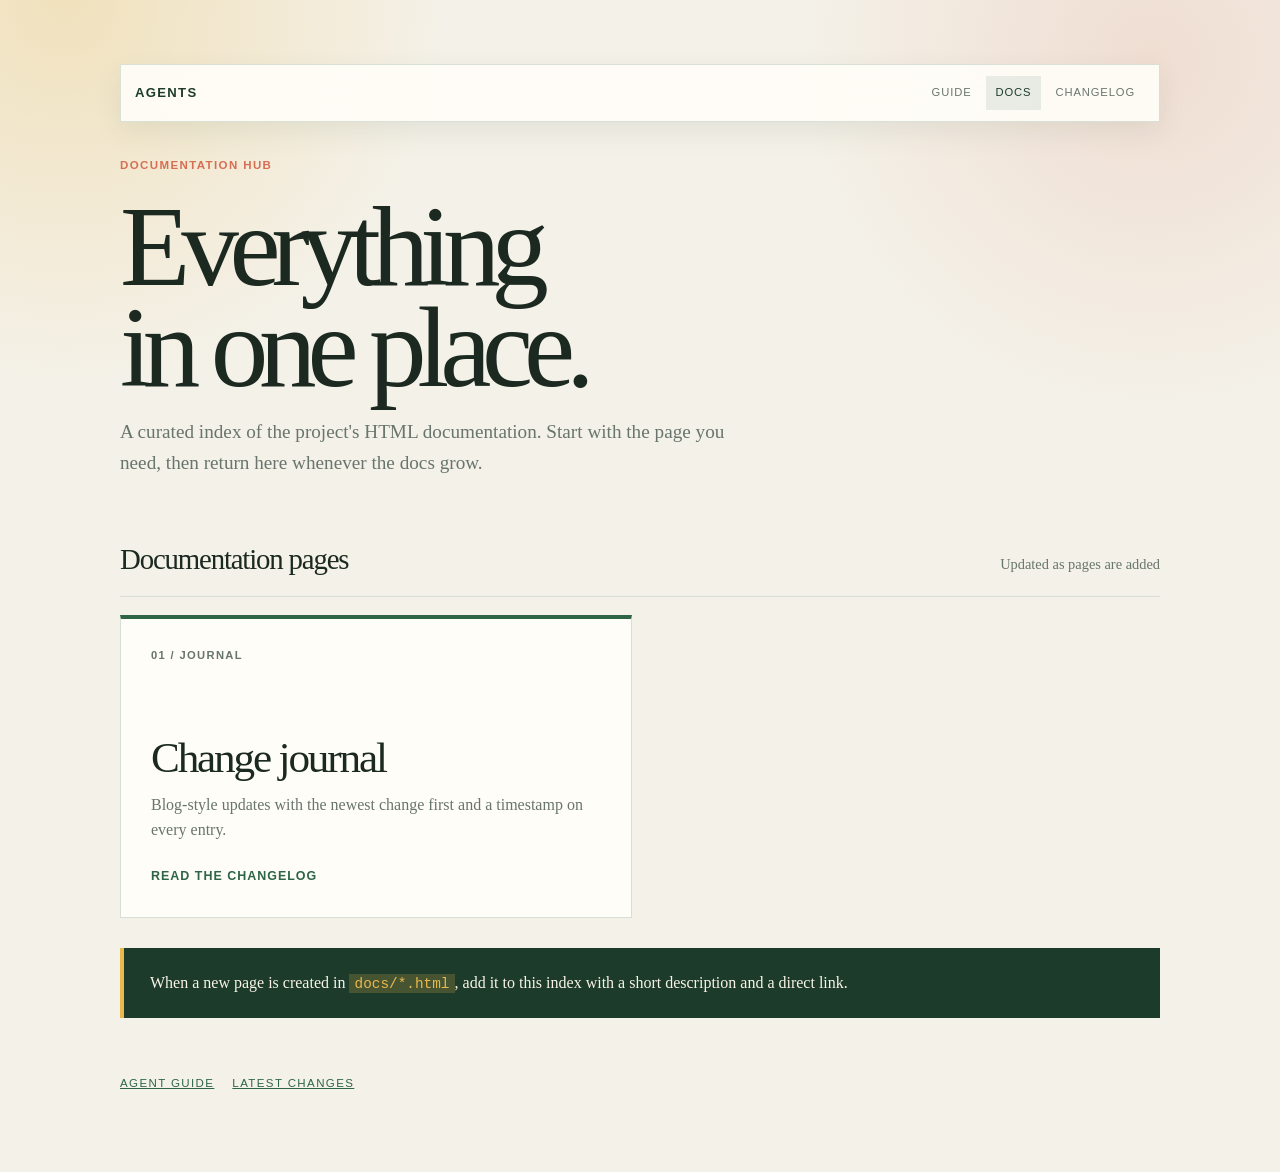
<file: docs/index.html>
<!doctype html>
<html lang="en">
<head>
  <meta charset="utf-8">
  <meta name="viewport" content="width=device-width, initial-scale=1">
  <meta name="description" content="Index of project documentation pages.">
  <title>Docs | Project documentation</title>
  <style>
    :root {
      --ink: #1b2920;
      --muted: #68756c;
      --paper: #f4f1e8;
      --card: #fffdf8;
      --line: #d7ded7;
      --moss: #2e6546;
      --moss-dark: #1d3b2a;
      --sun: #e9b94d;
      --coral: #d66e53;
    }

    * { box-sizing: border-box; }

    body {
      margin: 0;
      color: var(--ink);
      background:
        radial-gradient(circle at 90% 5%, rgba(214, 110, 83, 0.15), transparent 22rem),
        radial-gradient(circle at 5% 0, rgba(233, 185, 77, 0.28), transparent 24rem),
        var(--paper);
      font-family: Georgia, "Times New Roman", serif;
      line-height: 1.6;
    }

    a { color: inherit; }

    .page {
      width: min(1040px, calc(100% - 36px));
      margin: 0 auto;
      padding: 64px 0 80px;
    }

    .eyebrow,
    .card-label,
    .footer-links {
      font-family: "Trebuchet MS", Arial, sans-serif;
      letter-spacing: 0.12em;
      text-transform: uppercase;
    }

    .eyebrow {
      margin: 0 0 22px;
      color: var(--coral);
      font-size: 0.72rem;
      font-weight: 700;
    }

    h1,
    h2,
    p { margin-top: 0; }

    h1 {
      max-width: 680px;
      margin-bottom: 20px;
      font-size: clamp(3.8rem, 10vw, 7.2rem);
      font-weight: 400;
      letter-spacing: -0.08em;
      line-height: 0.87;
    }

    .intro {
      max-width: 620px;
      margin-bottom: 58px;
      color: var(--muted);
      font-size: 1.2rem;
    }

    .section-heading {
      display: flex;
      align-items: baseline;
      justify-content: space-between;
      gap: 20px;
      margin-bottom: 18px;
      padding-bottom: 14px;
      border-bottom: 1px solid var(--line);
    }

    .section-heading h2 {
      margin-bottom: 0;
      font-size: 1.8rem;
      font-weight: 400;
      letter-spacing: -0.04em;
    }

    .section-heading p {
      margin-bottom: 0;
      color: var(--muted);
      font-size: 0.9rem;
    }

    .cards {
      display: grid;
      grid-template-columns: repeat(2, 1fr);
      gap: 16px;
    }

    .card {
      display: flex;
      min-height: 270px;
      flex-direction: column;
      padding: 28px 30px 30px;
      border: 1px solid var(--line);
      border-top: 4px solid var(--moss);
      background: var(--card);
      text-decoration: none;
      transition: transform 160ms ease, box-shadow 160ms ease;
    }

    .card:hover,
    .card:focus-visible {
      box-shadow: 0 16px 34px rgba(29, 59, 42, 0.11);
      transform: translateY(-4px);
    }

    .card:nth-child(2) { border-top-color: var(--sun); }

    .card-label {
      margin-bottom: 28px;
      color: var(--muted);
      font-size: 0.7rem;
      font-weight: 700;
    }

    .card h3 {
      margin-bottom: 12px;
      font-size: clamp(1.8rem, 4vw, 2.7rem);
      font-weight: 400;
      letter-spacing: -0.05em;
      line-height: 1;
    }

    .card p {
      margin-bottom: 24px;
      color: var(--muted);
    }

    .card-link {
      margin-top: auto;
      color: var(--moss);
      font-family: "Trebuchet MS", Arial, sans-serif;
      font-size: 0.78rem;
      font-weight: 700;
      letter-spacing: 0.08em;
      text-transform: uppercase;
    }

    .note {
      margin-top: 30px;
      padding: 22px 26px;
      border-left: 4px solid var(--sun);
      background: var(--moss-dark);
      color: #f8f4e8;
    }

    .note p { margin-bottom: 0; }

    code {
      padding: 0.12em 0.35em;
      background: rgba(233, 185, 77, 0.2);
      color: var(--sun);
      font-family: "Courier New", monospace;
      font-size: 0.9em;
    }

    .footer-links {
      display: flex;
      flex-wrap: wrap;
      gap: 18px;
      margin-top: 56px;
      color: var(--muted);
      font-size: 0.72rem;
    }

    .footer-links a { color: var(--moss); }

    @media (max-width: 680px) {
      .page { width: min(100% - 28px, 540px); padding-top: 48px; }
      .cards { grid-template-columns: 1fr; }
      .card { min-height: 230px; }
      .section-heading { display: block; }
      .section-heading p { margin-top: 6px; }
    }

    @media (prefers-reduced-motion: reduce) {
      .card { transition: none; }
      .card:hover,
      .card:focus-visible { transform: none; }
    }
</style>
  <link rel="stylesheet" href="site.css">
</head>
<body>
  <main class="page">
    <nav class="site-nav" aria-label="Primary navigation">
      <a class="site-nav-brand" href="../AGENTS.html">AGENTS</a>
      <div class="site-nav-links">
        <a href="../AGENTS.html">Guide</a>
        <a href="index.html" aria-current="page">Docs</a>
        <a href="CHANGELOG.html">Changelog</a>
      </div>
    </nav>

    <header>
      <p class="eyebrow">Documentation hub</p>
      <h1>Everything<br>in one place.</h1>
      <p class="intro">A curated index of the project's HTML documentation. Start with the page you need, then return here whenever the docs grow.</p>
    </header>

    <section aria-labelledby="pages-heading">
      <div class="section-heading">
        <h2 id="pages-heading">Documentation pages</h2>
        <p>Updated as pages are added</p>
      </div>

      <div class="cards">
        <a class="card" href="CHANGELOG.html">
          <span class="card-label">01 / Journal</span>
          <h3>Change journal</h3>
          <p>Blog-style updates with the newest change first and a timestamp on every entry.</p>
          <span class="card-link">Read the changelog</span>
        </a>
      </div>
    </section>

    <aside class="note">
      <p>When a new page is created in <code>docs/*.html</code>, add it to this index with a short description and a direct link.</p>
    </aside>

    <nav class="footer-links" aria-label="Project links">
      <a href="../AGENTS.html">Agent guide</a>
      <a href="CHANGELOG.html">Latest changes</a>
    </nav>
  </main>
</body>
</html>
</file>
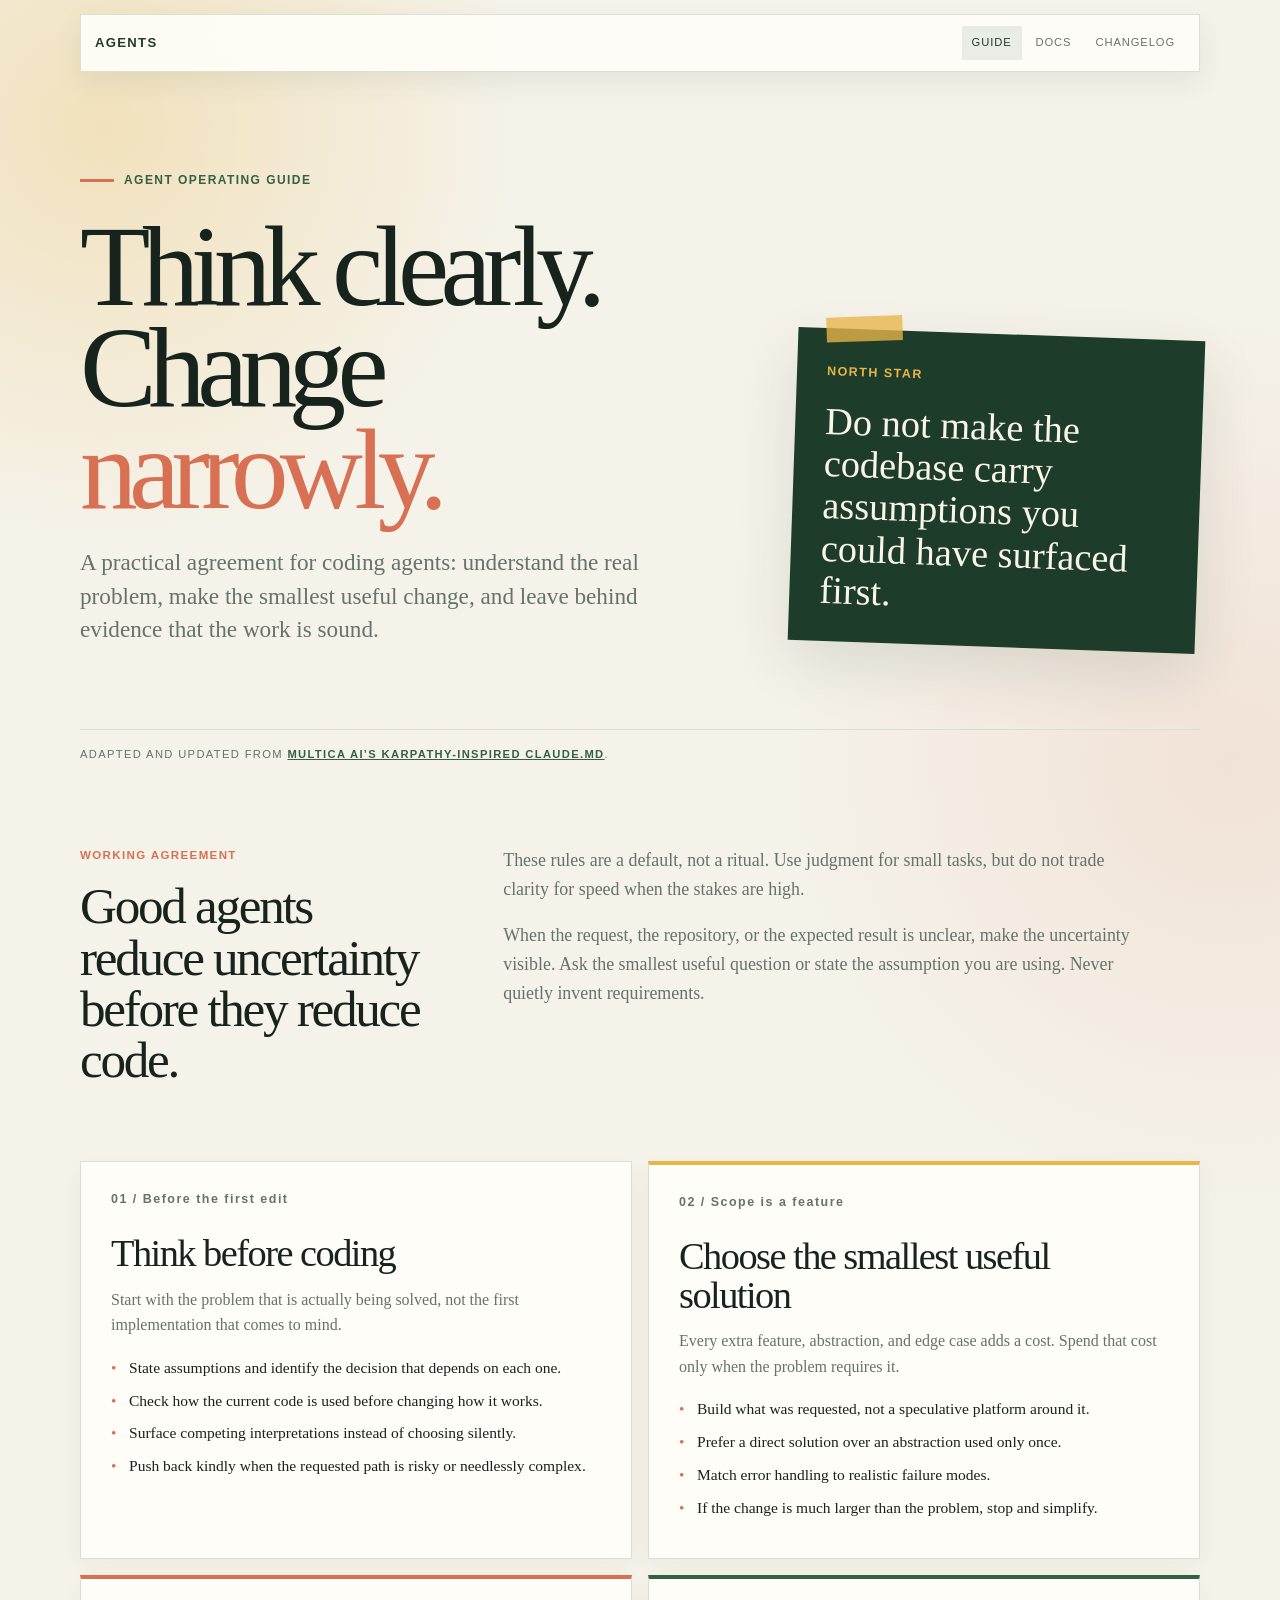
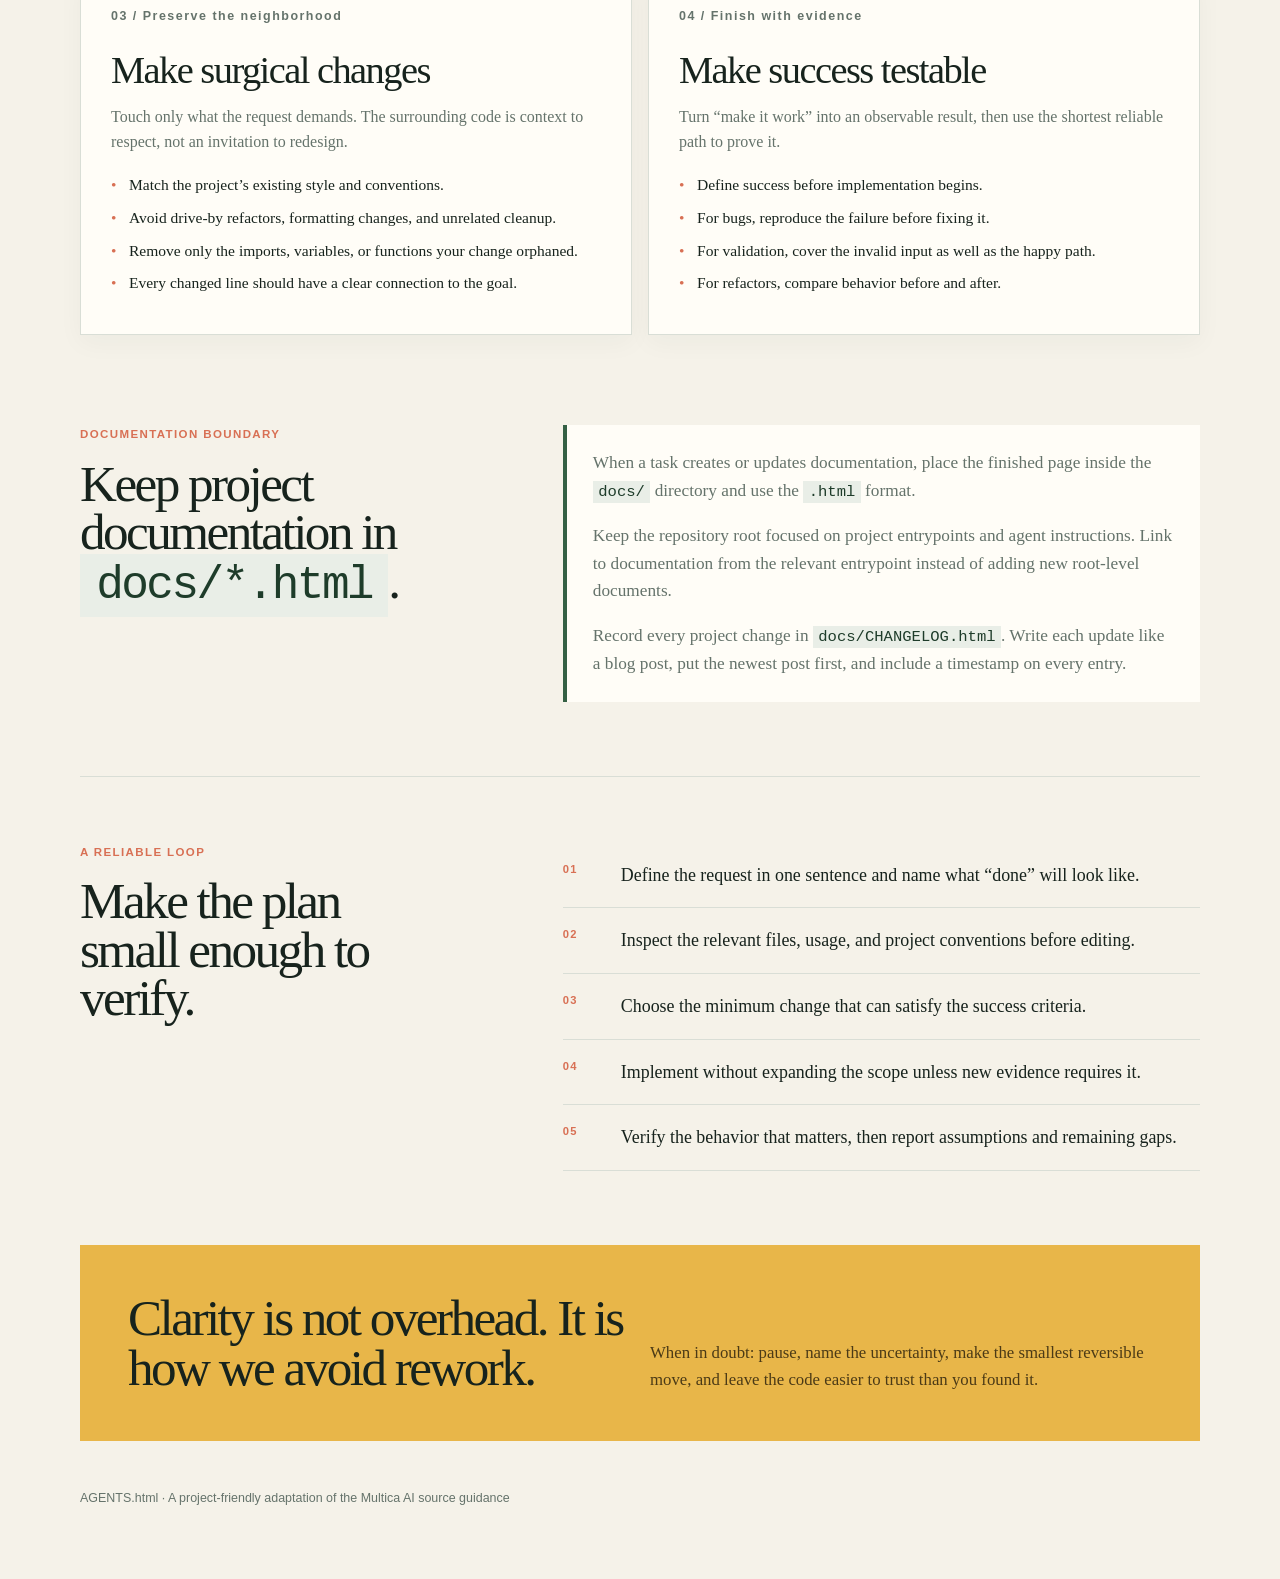
<file: AGENTS.html>
<!doctype html>
<html lang="en">
<head>
  <meta charset="utf-8">
  <meta name="viewport" content="width=device-width, initial-scale=1">
  <meta name="description" content="A practical operating guide for coding agents, adapted from the Multica AI Karpathy-inspired CLAUDE.md.">
  <title>AGENTS | A practical coding-agent guide</title>
  <style>
    :root {
      --ink: #17231d;
      --muted: #65736b;
      --paper: #f5f2e9;
      --panel: #fffdf7;
      --line: #d9ded6;
      --moss: #346044;
      --moss-dark: #1e3c2a;
      --sun: #e8b649;
      --coral: #d87054;
      --shadow: 0 22px 60px rgba(34, 56, 42, 0.12);
    }

    * { box-sizing: border-box; }

    html { scroll-behavior: smooth; }

    body {
      margin: 0;
      color: var(--ink);
      background:
        radial-gradient(circle at 8% 4%, rgba(232, 182, 73, 0.28), transparent 26rem),
        radial-gradient(circle at 96% 24%, rgba(216, 112, 84, 0.12), transparent 28rem),
        var(--paper);
      font-family: Georgia, "Times New Roman", serif;
      line-height: 1.6;
    }

    a { color: var(--moss); }

    .shell {
      width: min(1120px, calc(100% - 40px));
      margin: 0 auto;
    }

    .masthead {
      display: grid;
      grid-template-columns: 1.2fr 0.8fr;
      gap: clamp(32px, 8vw, 110px);
      align-items: end;
      min-height: 600px;
      padding: 72px 0 82px;
    }

    .kicker,
    .section-label,
    .source-note,
    .checklist li::before {
      font-family: "Trebuchet MS", Arial, sans-serif;
      letter-spacing: 0.12em;
      text-transform: uppercase;
    }

    .kicker {
      display: inline-flex;
      align-items: center;
      gap: 10px;
      margin: 0 0 26px;
      color: var(--moss);
      font-size: 0.75rem;
      font-weight: 700;
    }

    .kicker::before {
      width: 34px;
      height: 3px;
      content: "";
      background: var(--coral);
    }

    h1,
    h2,
    p { margin-top: 0; }

    h1 {
      max-width: 720px;
      margin-bottom: 26px;
      font-size: clamp(3.8rem, 9vw, 7.4rem);
      font-weight: 400;
      letter-spacing: -0.075em;
      line-height: 0.88;
    }

    h1 span { color: var(--coral); }

    .lede {
      max-width: 590px;
      margin-bottom: 0;
      color: var(--muted);
      font-size: clamp(1.15rem, 2vw, 1.45rem);
      line-height: 1.45;
    }

    .principle {
      position: relative;
      padding: 34px 30px 30px;
      background: var(--moss-dark);
      color: #f9f5e9;
      box-shadow: var(--shadow);
      transform: rotate(2deg);
    }

    .principle::before {
      position: absolute;
      top: -13px;
      left: 28px;
      width: 76px;
      height: 25px;
      content: "";
      background: rgba(232, 182, 73, 0.78);
      transform: rotate(-4deg);
    }

    .principle strong {
      display: block;
      margin-bottom: 18px;
      color: var(--sun);
      font-family: "Trebuchet MS", Arial, sans-serif;
      font-size: 0.78rem;
      letter-spacing: 0.12em;
      text-transform: uppercase;
    }

    .principle p {
      margin-bottom: 0;
      font-size: clamp(1.7rem, 3vw, 2.4rem);
      line-height: 1.1;
    }

    .source-note {
      margin: 0 0 66px;
      padding: 16px 0;
      border-top: 1px solid var(--line);
      color: var(--muted);
      font-size: 0.7rem;
    }

    .source-note a { font-weight: 700; }

    .section-label {
      margin-bottom: 16px;
      color: var(--coral);
      font-family: "Trebuchet MS", Arial, sans-serif;
      font-size: 0.72rem;
      font-weight: 700;
    }

    .intro {
      display: grid;
      grid-template-columns: 0.7fr 1.3fr;
      gap: 48px;
      padding-bottom: 76px;
    }

    .intro h2 {
      max-width: 340px;
      margin-bottom: 0;
      font-size: clamp(2rem, 4vw, 3.4rem);
      font-weight: 400;
      letter-spacing: -0.045em;
      line-height: 1;
    }

    .intro-copy {
      max-width: 650px;
      color: var(--muted);
      font-size: 1.12rem;
    }

    .intro-copy p:last-child { margin-bottom: 0; }

    .principles {
      display: grid;
      grid-template-columns: repeat(2, 1fr);
      gap: 16px;
      padding-bottom: 90px;
    }

    .card {
      min-height: 315px;
      padding: 28px 30px 30px;
      border: 1px solid var(--line);
      background: var(--panel);
      box-shadow: 0 8px 24px rgba(34, 56, 42, 0.04);
    }

    .card:nth-child(2) { border-top: 4px solid var(--sun); }
    .card:nth-child(3) { border-top: 4px solid var(--coral); }
    .card:nth-child(4) { border-top: 4px solid var(--moss); }

    .card-number {
      margin-bottom: 24px;
      color: var(--muted);
      font-family: "Trebuchet MS", Arial, sans-serif;
      font-size: 0.78rem;
      font-weight: 700;
      letter-spacing: 0.12em;
    }

    .card h2 {
      margin-bottom: 14px;
      font-size: clamp(1.75rem, 3vw, 2.5rem);
      font-weight: 400;
      letter-spacing: -0.04em;
      line-height: 1;
    }

    .card p {
      margin-bottom: 18px;
      color: var(--muted);
    }

    .card ul,
    .checklist {
      margin: 0;
      padding: 0;
      list-style: none;
    }

    .card li {
      position: relative;
      margin: 8px 0;
      padding-left: 18px;
      font-size: 0.97rem;
    }

    .card li::before {
      position: absolute;
      left: 0;
      color: var(--coral);
      content: "•";
    }

    .workflow {
      display: grid;
      grid-template-columns: 0.8fr 1.2fr;
      gap: 58px;
      align-items: start;
      padding: 66px 0 74px;
      border-top: 1px solid var(--line);
    }

    .docs-policy {
      display: grid;
      grid-template-columns: 0.8fr 1.2fr;
      gap: 58px;
      align-items: start;
      padding: 0 0 74px;
    }

    .docs-policy h2 {
      max-width: 360px;
      margin-bottom: 0;
      font-size: clamp(2.2rem, 4vw, 3.8rem);
      font-weight: 400;
      letter-spacing: -0.05em;
      line-height: 0.95;
    }

    .docs-policy-copy {
      padding: 24px 26px;
      border-left: 4px solid var(--moss);
      background: var(--panel);
      color: var(--muted);
      font-size: 1.08rem;
    }

    .docs-policy-copy p:last-child { margin-bottom: 0; }

    code {
      padding: 0.12em 0.35em;
      background: #e9eee7;
      color: var(--moss-dark);
      font-family: "Courier New", monospace;
      font-size: 0.9em;
    }

    .workflow h2 {
      max-width: 330px;
      margin-bottom: 0;
      font-size: clamp(2.2rem, 4vw, 3.8rem);
      font-weight: 400;
      letter-spacing: -0.05em;
      line-height: 0.95;
    }

    .checklist { counter-reset: checks; }

    .checklist li {
      display: grid;
      grid-template-columns: 42px 1fr;
      gap: 16px;
      align-items: start;
      padding: 18px 0;
      border-bottom: 1px solid var(--line);
      font-size: 1.12rem;
    }

    .checklist li::before {
      counter-increment: checks;
      content: counter(checks, decimal-leading-zero);
      color: var(--coral);
      font-size: 0.7rem;
      font-weight: 700;
    }

    .closing {
      display: grid;
      grid-template-columns: 1fr 1fr;
      gap: 20px;
      padding: 48px;
      background: var(--sun);
    }

    .closing h2 {
      margin-bottom: 0;
      font-size: clamp(2rem, 4vw, 3.4rem);
      font-weight: 400;
      letter-spacing: -0.05em;
      line-height: 0.98;
    }

    .closing p {
      align-self: end;
      margin-bottom: 0;
      color: #4b3a16;
      font-size: 1.05rem;
    }

    footer {
      padding: 48px 0 70px;
      color: var(--muted);
      font-family: "Trebuchet MS", Arial, sans-serif;
      font-size: 0.78rem;
    }

    @media (max-width: 760px) {
      .shell { width: min(100% - 28px, 620px); }
      .masthead,
      .intro,
      .workflow,
      .closing { grid-template-columns: 1fr; }
      .masthead { min-height: 0; padding: 54px 0 52px; }
      .principle { margin: 18px 12px 0 0; }
      .principles { grid-template-columns: 1fr; padding-bottom: 62px; }
      .card { min-height: 0; }
      .docs-policy,
      .workflow { gap: 24px; }
      .docs-policy { padding-bottom: 58px; }
      .workflow { padding: 48px 0 58px; }
      .closing { padding: 32px 26px; }
    }

    @media (prefers-reduced-motion: reduce) {
      html { scroll-behavior: auto; }
      .principle { transform: none; }
    }
</style>
  <link rel="stylesheet" href="docs/site.css">
</head>
<body>
  <main class="shell">
    <nav class="site-nav" aria-label="Primary navigation">
      <a class="site-nav-brand" href="AGENTS.html">AGENTS</a>
      <div class="site-nav-links">
        <a href="AGENTS.html" aria-current="page">Guide</a>
        <a href="docs/index.html">Docs</a>
        <a href="docs/CHANGELOG.html">Changelog</a>
      </div>
    </nav>

    <header class="masthead">
      <div>
        <p class="kicker">Agent operating guide</p>
        <h1>Think clearly.<br>Change <span>narrowly.</span></h1>
        <p class="lede">A practical agreement for coding agents: understand the real problem, make the smallest useful change, and leave behind evidence that the work is sound.</p>
      </div>
      <aside class="principle" aria-label="Guiding principle">
        <strong>North star</strong>
        <p>Do not make the codebase carry assumptions you could have surfaced first.</p>
      </aside>
    </header>

    <p class="source-note">Adapted and updated from <a href="https://github.com/multica-ai/andrej-karpathy-skills/blob/main/CLAUDE.md" target="_blank" rel="noopener noreferrer">Multica AI’s Karpathy-inspired CLAUDE.md</a>.</p>

    <section class="intro" aria-labelledby="working-agreement">
      <div>
        <p class="section-label">Working agreement</p>
        <h2>Good agents reduce uncertainty before they reduce code.</h2>
      </div>
      <div class="intro-copy">
        <p>These rules are a default, not a ritual. Use judgment for small tasks, but do not trade clarity for speed when the stakes are high.</p>
        <p>When the request, the repository, or the expected result is unclear, make the uncertainty visible. Ask the smallest useful question or state the assumption you are using. Never quietly invent requirements.</p>
      </div>
    </section>

    <section class="principles" aria-label="Four operating principles">
      <article class="card">
        <div class="card-number">01 / Before the first edit</div>
        <h2>Think before coding</h2>
        <p>Start with the problem that is actually being solved, not the first implementation that comes to mind.</p>
        <ul>
          <li>State assumptions and identify the decision that depends on each one.</li>
          <li>Check how the current code is used before changing how it works.</li>
          <li>Surface competing interpretations instead of choosing silently.</li>
          <li>Push back kindly when the requested path is risky or needlessly complex.</li>
        </ul>
      </article>

      <article class="card">
        <div class="card-number">02 / Scope is a feature</div>
        <h2>Choose the smallest useful solution</h2>
        <p>Every extra feature, abstraction, and edge case adds a cost. Spend that cost only when the problem requires it.</p>
        <ul>
          <li>Build what was requested, not a speculative platform around it.</li>
          <li>Prefer a direct solution over an abstraction used only once.</li>
          <li>Match error handling to realistic failure modes.</li>
          <li>If the change is much larger than the problem, stop and simplify.</li>
        </ul>
      </article>

      <article class="card">
        <div class="card-number">03 / Preserve the neighborhood</div>
        <h2>Make surgical changes</h2>
        <p>Touch only what the request demands. The surrounding code is context to respect, not an invitation to redesign.</p>
        <ul>
          <li>Match the project’s existing style and conventions.</li>
          <li>Avoid drive-by refactors, formatting changes, and unrelated cleanup.</li>
          <li>Remove only the imports, variables, or functions your change orphaned.</li>
          <li>Every changed line should have a clear connection to the goal.</li>
        </ul>
      </article>

      <article class="card">
        <div class="card-number">04 / Finish with evidence</div>
        <h2>Make success testable</h2>
        <p>Turn “make it work” into an observable result, then use the shortest reliable path to prove it.</p>
        <ul>
          <li>Define success before implementation begins.</li>
          <li>For bugs, reproduce the failure before fixing it.</li>
          <li>For validation, cover the invalid input as well as the happy path.</li>
          <li>For refactors, compare behavior before and after.</li>
        </ul>
      </article>
    </section>

    <section class="docs-policy" aria-labelledby="docs-heading">
      <div>
        <p class="section-label">Documentation boundary</p>
        <h2 id="docs-heading">Keep project documentation in <code>docs/*.html</code>.</h2>
      </div>
      <div class="docs-policy-copy">
        <p>When a task creates or updates documentation, place the finished page inside the <code>docs/</code> directory and use the <code>.html</code> format.</p>
        <p>Keep the repository root focused on project entrypoints and agent instructions. Link to documentation from the relevant entrypoint instead of adding new root-level documents.</p>
        <p>Record every project change in <code>docs/CHANGELOG.html</code>. Write each update like a blog post, put the newest post first, and include a timestamp on every entry.</p>
      </div>
    </section>

    <section class="workflow" aria-labelledby="workflow-heading">
      <div>
        <p class="section-label">A reliable loop</p>
        <h2>Make the plan small enough to verify.</h2>
      </div>
      <ol class="checklist">
        <li>Define the request in one sentence and name what “done” will look like.</li>
        <li>Inspect the relevant files, usage, and project conventions before editing.</li>
        <li>Choose the minimum change that can satisfy the success criteria.</li>
        <li>Implement without expanding the scope unless new evidence requires it.</li>
        <li>Verify the behavior that matters, then report assumptions and remaining gaps.</li>
      </ol>
    </section>

    <section class="closing" aria-labelledby="closing-heading">
      <h2>Clarity is not overhead. It is how we avoid rework.</h2>
      <p>When in doubt: pause, name the uncertainty, make the smallest reversible move, and leave the code easier to trust than you found it.</p>
    </section>

    <footer>
      AGENTS.html · A project-friendly adaptation of the Multica AI source guidance
    </footer>
  </main>
</body>
</html>
</file>
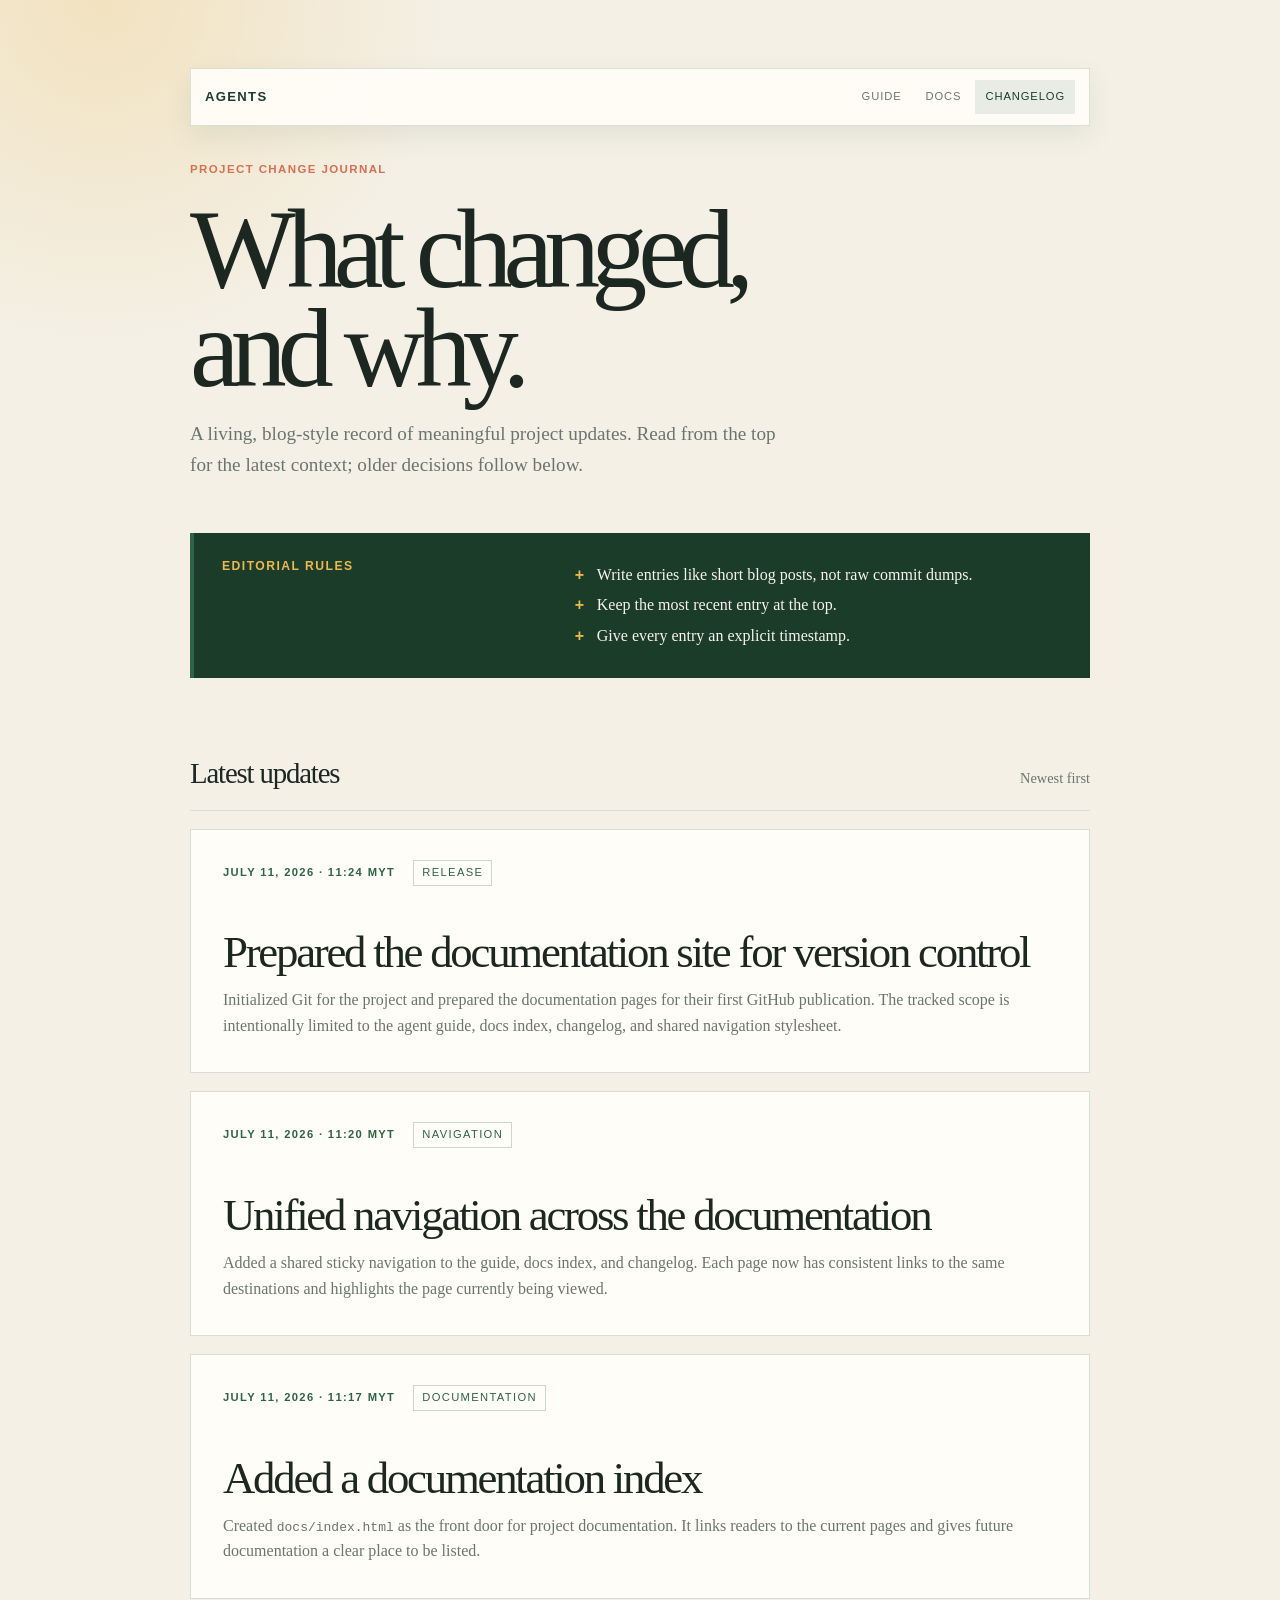
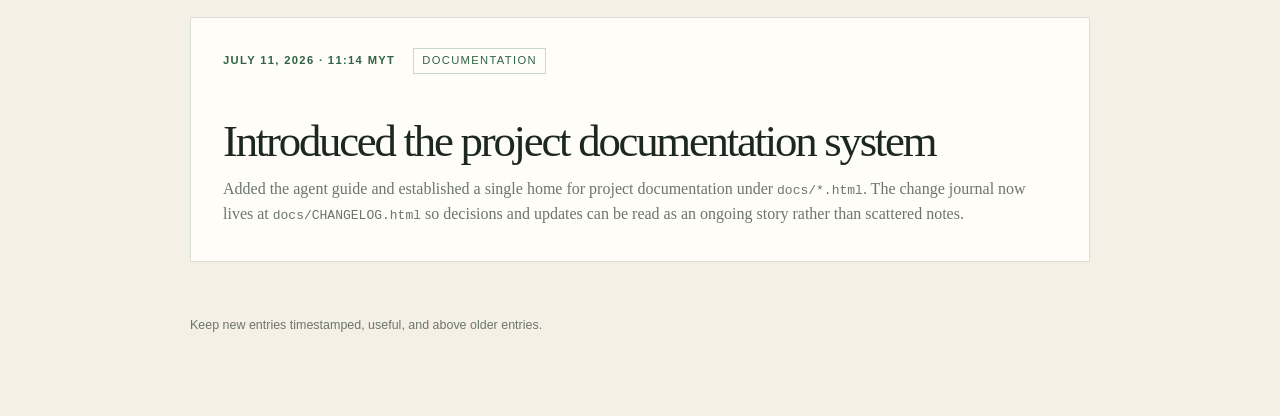
<file: docs/CHANGELOG.html>
<!doctype html>
<html lang="en">
<head>
  <meta charset="utf-8">
  <meta name="viewport" content="width=device-width, initial-scale=1">
  <meta name="description" content="A timestamped, blog-style journal of project changes.">
  <title>CHANGELOG | Project change journal</title>
  <style>
    :root {
      --ink: #1d2722;
      --muted: #6b756e;
      --paper: #f4f0e6;
      --card: #fffdf8;
      --line: #d8ded6;
      --moss: #2f6345;
      --moss-dark: #1c3c2a;
      --sun: #eab94f;
      --coral: #d66f54;
    }

    * { box-sizing: border-box; }

    body {
      margin: 0;
      color: var(--ink);
      background:
        radial-gradient(circle at 8% 0, rgba(234, 185, 79, 0.26), transparent 22rem),
        var(--paper);
      font-family: Georgia, "Times New Roman", serif;
      line-height: 1.6;
    }

    .page {
      width: min(900px, calc(100% - 36px));
      margin: 0 auto;
      padding: 68px 0 80px;
    }

    .eyebrow,
    .meta,
    .rules h2,
    .rules li::before {
      font-family: "Trebuchet MS", Arial, sans-serif;
      letter-spacing: 0.12em;
      text-transform: uppercase;
    }

    .eyebrow {
      margin: 0 0 22px;
      color: var(--coral);
      font-size: 0.72rem;
      font-weight: 700;
    }

    h1,
    h2,
    p { margin-top: 0; }

    h1 {
      max-width: 760px;
      margin-bottom: 22px;
      font-size: clamp(3.6rem, 10vw, 7rem);
      font-weight: 400;
      letter-spacing: -0.08em;
      line-height: 0.88;
    }

    .intro {
      max-width: 600px;
      margin-bottom: 52px;
      color: var(--muted);
      font-size: 1.2rem;
    }

    .rules {
      display: grid;
      grid-template-columns: 0.8fr 1.2fr;
      gap: 28px;
      margin-bottom: 72px;
      padding: 24px 28px;
      border-left: 4px solid var(--moss);
      background: var(--moss-dark);
      color: #f8f4e8;
    }

    .rules h2 {
      margin-bottom: 0;
      color: var(--sun);
      font-size: 0.76rem;
    }

    .rules ul {
      margin: 0;
      padding: 0;
      list-style: none;
    }

    .rules li {
      position: relative;
      margin: 5px 0;
      padding-left: 22px;
    }

    .rules li::before {
      position: absolute;
      left: 0;
      color: var(--sun);
      content: "+";
      font-weight: 700;
    }

    .journal-heading {
      display: flex;
      align-items: baseline;
      justify-content: space-between;
      gap: 20px;
      margin-bottom: 18px;
      padding-bottom: 14px;
      border-bottom: 1px solid var(--line);
    }

    .journal-heading h2 {
      margin-bottom: 0;
      font-size: 1.8rem;
      font-weight: 400;
      letter-spacing: -0.04em;
    }

    .journal-heading p {
      margin-bottom: 0;
      color: var(--muted);
      font-size: 0.9rem;
    }

    .entry {
      margin: 0 0 18px;
      padding: 30px 32px 34px;
      border: 1px solid var(--line);
      background: var(--card);
    }

    .meta {
      display: flex;
      flex-wrap: wrap;
      gap: 10px 18px;
      align-items: center;
      margin-bottom: 18px;
      color: var(--muted);
      font-size: 0.7rem;
    }

    .meta time { color: var(--moss); font-weight: 700; }

    .tag {
      padding: 3px 8px;
      border: 1px solid rgba(47, 99, 69, 0.25);
      color: var(--moss);
    }

    .entry h3 {
      margin-bottom: 12px;
      font-size: clamp(1.8rem, 4vw, 2.8rem);
      font-weight: 400;
      letter-spacing: -0.05em;
      line-height: 1;
    }

    .entry p:last-child { margin-bottom: 0; color: var(--muted); }

    footer {
      margin-top: 54px;
      color: var(--muted);
      font-family: "Trebuchet MS", Arial, sans-serif;
      font-size: 0.78rem;
    }

    @media (max-width: 650px) {
      .page { width: min(100% - 28px, 540px); padding-top: 48px; }
      .rules { grid-template-columns: 1fr; gap: 10px; }
      .journal-heading { display: block; }
      .journal-heading p { margin-top: 6px; }
      .entry { padding: 24px 22px 28px; }
    }
</style>
  <link rel="stylesheet" href="site.css">
</head>
<body>
  <main class="page">
    <nav class="site-nav" aria-label="Primary navigation">
      <a class="site-nav-brand" href="../AGENTS.html">AGENTS</a>
      <div class="site-nav-links">
        <a href="../AGENTS.html">Guide</a>
        <a href="index.html">Docs</a>
        <a href="CHANGELOG.html" aria-current="page">Changelog</a>
      </div>
    </nav>

    <header>
      <p class="eyebrow">Project change journal</p>
      <h1>What changed,<br>and why.</h1>
      <p class="intro">A living, blog-style record of meaningful project updates. Read from the top for the latest context; older decisions follow below.</p>
    </header>

    <aside class="rules" aria-label="Changelog rules">
      <h2>Editorial rules</h2>
      <ul>
        <li>Write entries like short blog posts, not raw commit dumps.</li>
        <li>Keep the most recent entry at the top.</li>
        <li>Give every entry an explicit timestamp.</li>
      </ul>
    </aside>

    <section aria-labelledby="journal-heading">
      <div class="journal-heading">
        <h2 id="journal-heading">Latest updates</h2>
        <p>Newest first</p>
      </div>

      <article class="entry">
        <div class="meta">
          <time datetime="2026-07-11T11:24:33+08:00">July 11, 2026 · 11:24 MYT</time>
          <span class="tag">Release</span>
        </div>
        <h3>Prepared the documentation site for version control</h3>
        <p>Initialized Git for the project and prepared the documentation pages for their first GitHub publication. The tracked scope is intentionally limited to the agent guide, docs index, changelog, and shared navigation stylesheet.</p>
      </article>

      <article class="entry">
        <div class="meta">
          <time datetime="2026-07-11T11:20:08+08:00">July 11, 2026 · 11:20 MYT</time>
          <span class="tag">Navigation</span>
        </div>
        <h3>Unified navigation across the documentation</h3>
        <p>Added a shared sticky navigation to the guide, docs index, and changelog. Each page now has consistent links to the same destinations and highlights the page currently being viewed.</p>
      </article>

      <article class="entry">
        <div class="meta">
          <time datetime="2026-07-11T11:17:44+08:00">July 11, 2026 · 11:17 MYT</time>
          <span class="tag">Documentation</span>
        </div>
        <h3>Added a documentation index</h3>
        <p>Created <code>docs/index.html</code> as the front door for project documentation. It links readers to the current pages and gives future documentation a clear place to be listed.</p>
      </article>

      <article class="entry">
        <div class="meta">
          <time datetime="2026-07-11T11:14:16+08:00">July 11, 2026 · 11:14 MYT</time>
          <span class="tag">Documentation</span>
        </div>
        <h3>Introduced the project documentation system</h3>
        <p>Added the agent guide and established a single home for project documentation under <code>docs/*.html</code>. The change journal now lives at <code>docs/CHANGELOG.html</code> so decisions and updates can be read as an ongoing story rather than scattered notes.</p>
      </article>
    </section>

    <footer>Keep new entries timestamped, useful, and above older entries.</footer>
  </main>
</body>
</html>
</file>
<file: docs/site.css>
.site-nav {
  position: sticky;
  top: 14px;
  z-index: 20;
  display: flex;
  align-items: center;
  justify-content: space-between;
  gap: 18px;
  margin-bottom: 34px;
  padding: 11px 14px;
  border: 1px solid rgba(47, 99, 69, 0.18);
  background: rgba(255, 253, 248, 0.92);
  box-shadow: 0 10px 28px rgba(29, 59, 42, 0.08);
  backdrop-filter: blur(14px);
  font-family: "Trebuchet MS", Arial, sans-serif;
}

.site-nav a {
  text-decoration: none;
}

.site-nav-brand {
  color: var(--moss-dark);
  font-size: 0.82rem;
  font-weight: 700;
  letter-spacing: 0.1em;
}

.site-nav-links {
  display: flex;
  flex-wrap: wrap;
  gap: 4px;
}

.site-nav-links a {
  padding: 8px 10px;
  color: var(--muted);
  font-size: 0.7rem;
  letter-spacing: 0.08em;
  text-transform: uppercase;
}

.site-nav-links a[aria-current="page"],
.site-nav-links a:hover,
.site-nav-links a:focus-visible {
  background: rgba(47, 99, 69, 0.1);
  color: var(--moss-dark);
}

@media (max-width: 760px) {
  .site-nav {
    align-items: flex-start;
    flex-direction: column;
    gap: 8px;
  }

  .site-nav-links {
    width: 100%;
  }

  .site-nav-links a {
    flex: 1 1 auto;
    text-align: center;
  }
}
</file>
